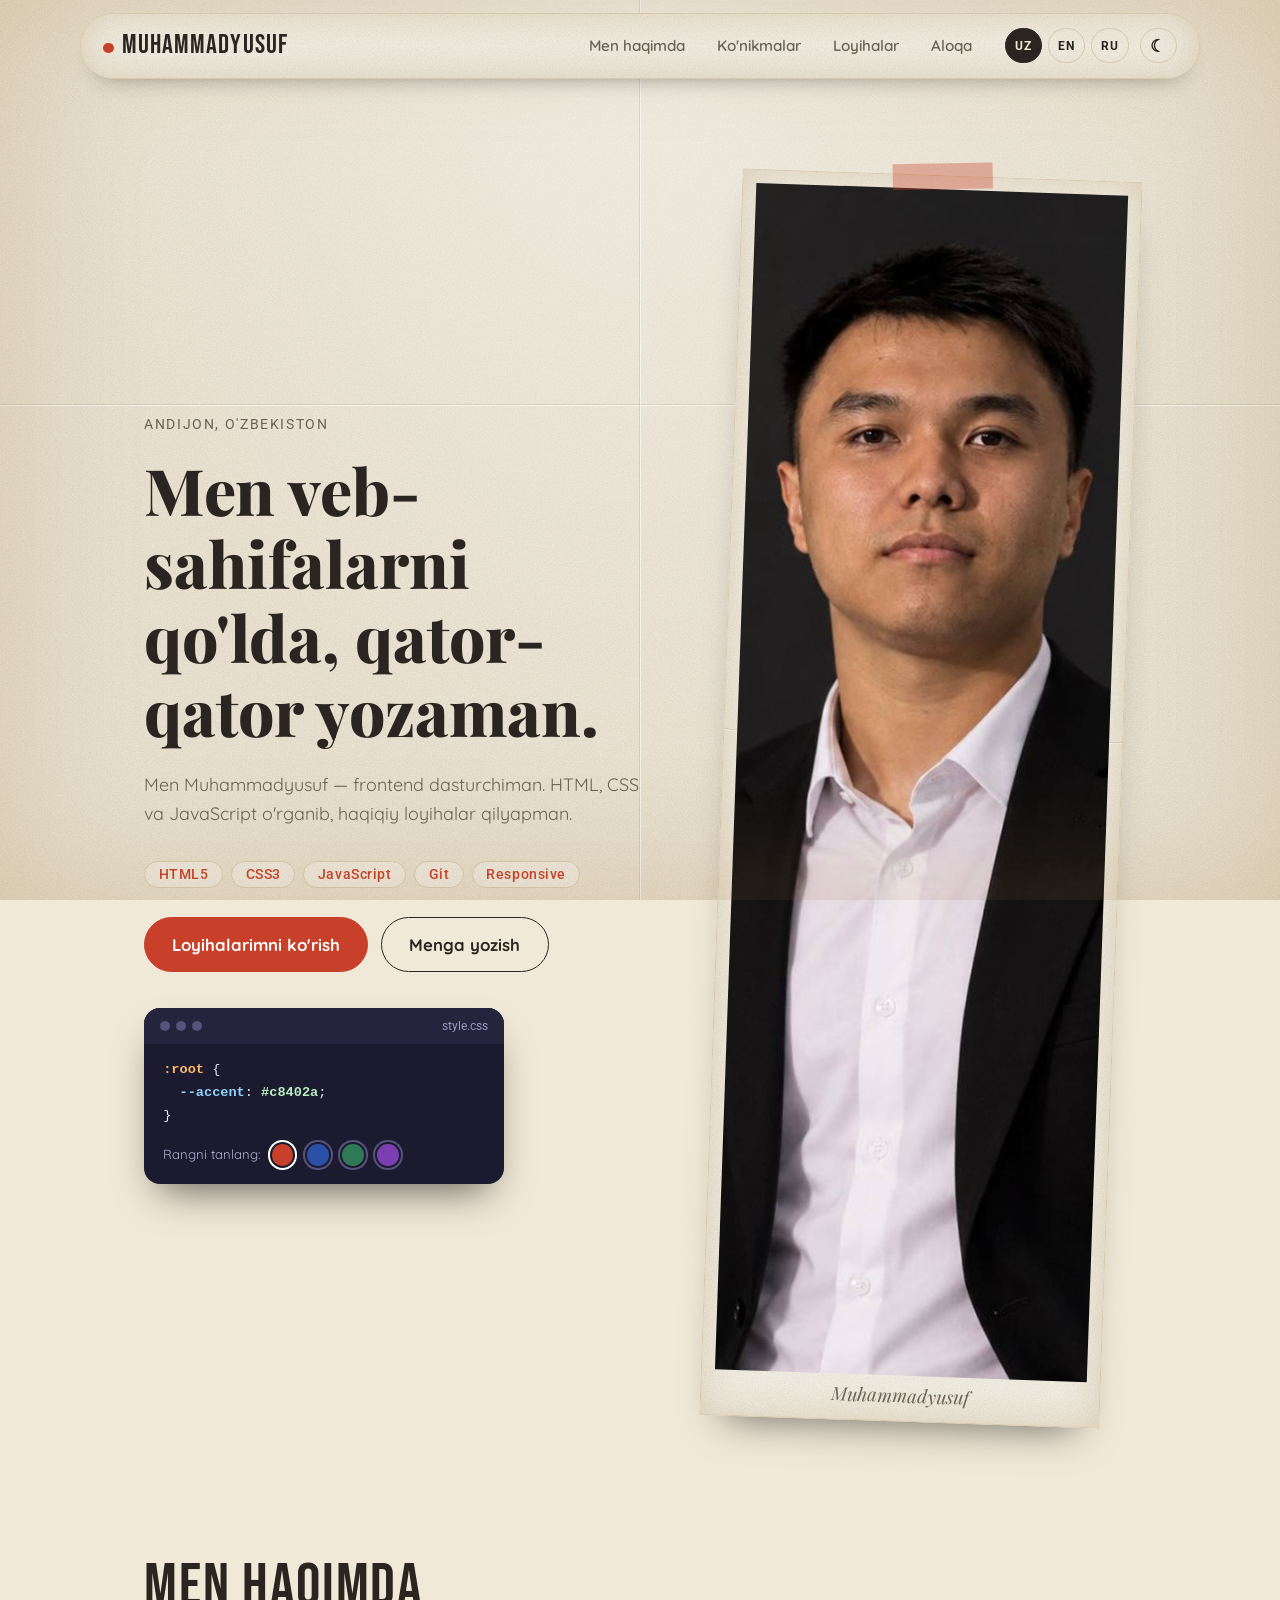
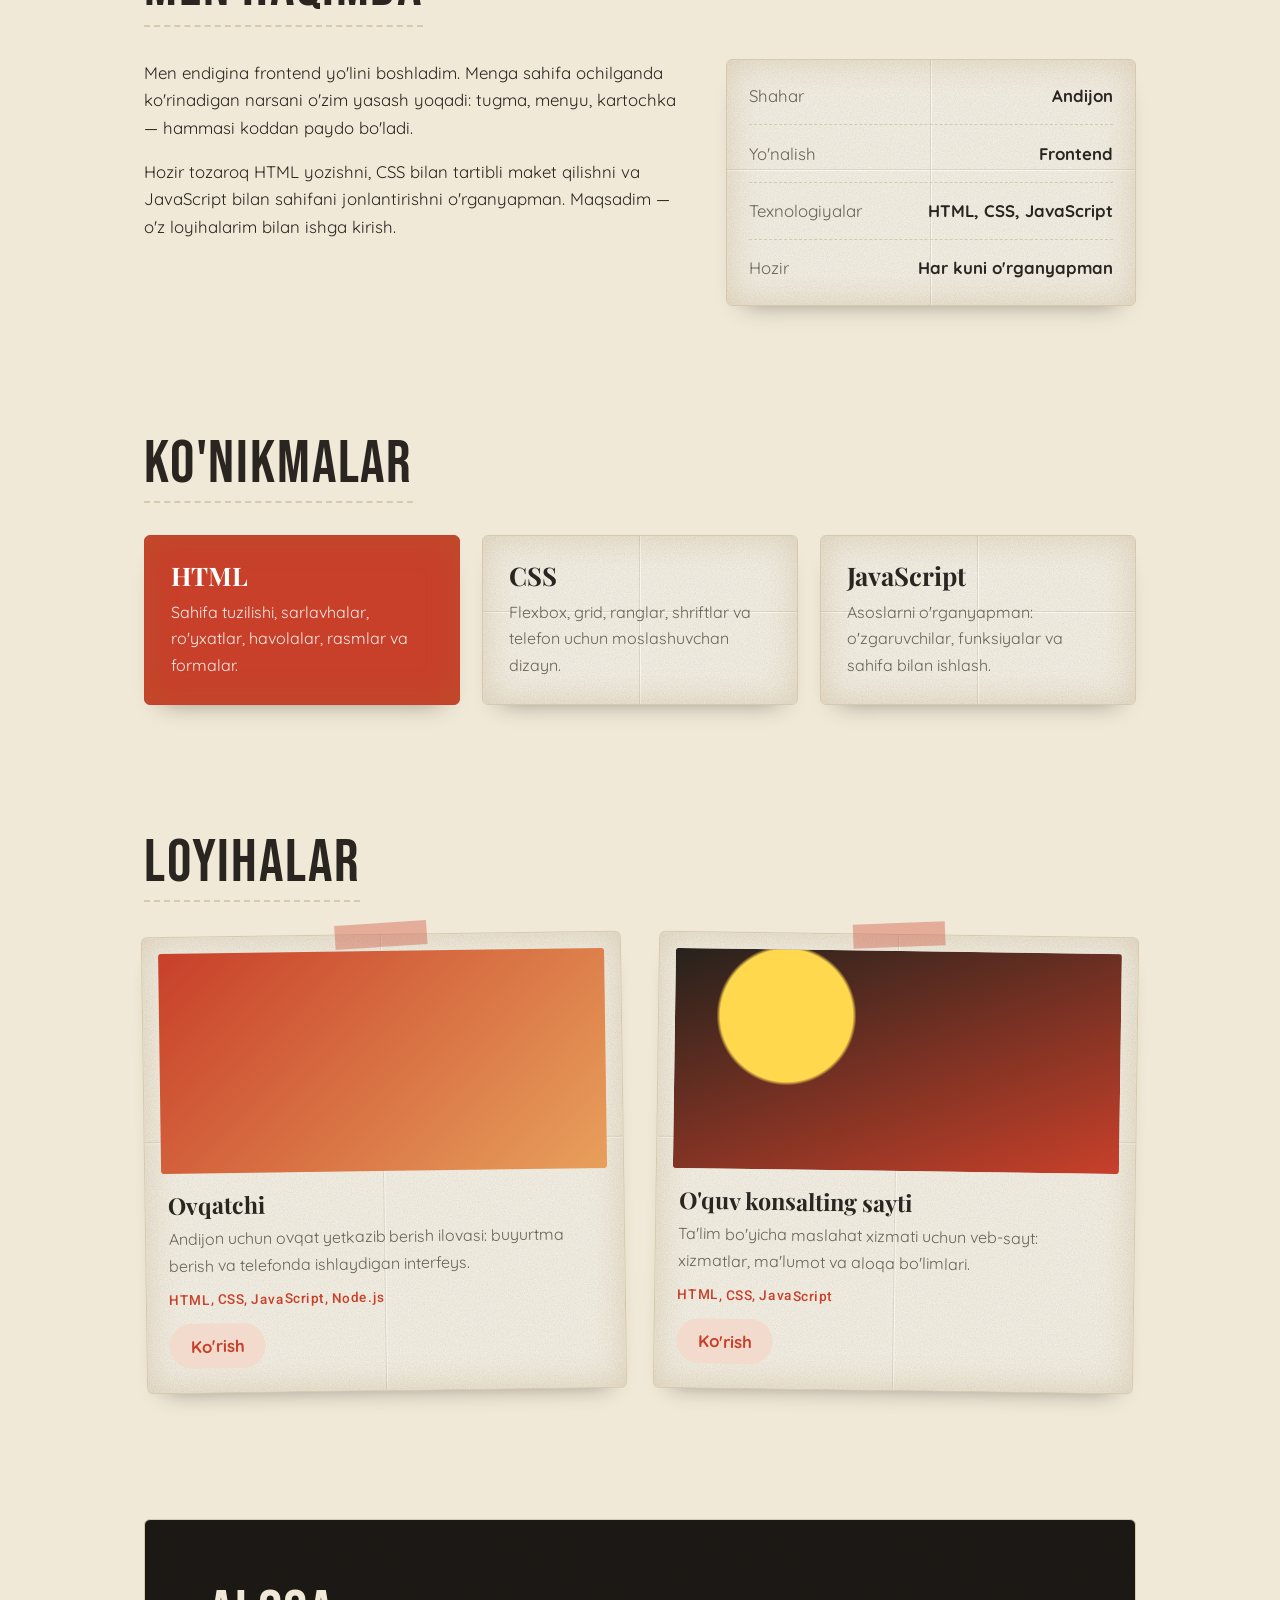
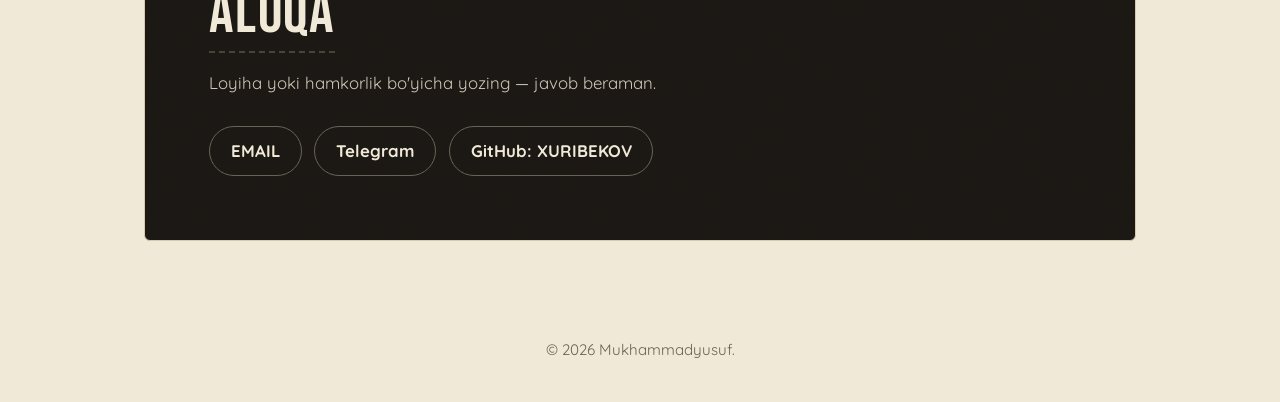
<file: index.html>
<!DOCTYPE html>
<html lang="uz">
<head>
  <meta charset="UTF-8">
  <meta name="viewport" content="width=device-width, initial-scale=1">
  <title>Muhammadyusuf — Frontend dasturchi</title>
  <meta name="description" content="Muhammadyusuf — HTML, CSS va JavaScript bilan veb-sahifalar yaratadigan boshlang'ich frontend dasturchi.">
  <link rel="preconnect" href="https://fonts.googleapis.com">
  <link rel="preconnect" href="https://fonts.gstatic.com" crossorigin>
  <link href="https://fonts.googleapis.com/css2?family=Bebas+Neue&family=Playfair+Display:ital,wght@0,400..900;1,400..900&family=Quicksand:wght@300..700&family=Roboto:ital,wght@0,100..900;1,100..900&display=swap" rel="stylesheet">
  <link rel="stylesheet" href="style.css">
  <script>
    // Sahifa ko'rinishidan oldin tanlangan mavzuni qo'yadi (miltillamasligi uchun)
    try { document.documentElement.dataset.theme = localStorage.getItem("theme") || (matchMedia("(prefers-color-scheme: dark)").matches ? "dark" : "light"); } catch (e) {}
  </script>
</head>
<body>

  <header class="site-header">
    <a class="logo" href="#top">Muhammadyusuf</a>
    <button class="menu-btn" type="button" aria-expanded="false" aria-controls="menu">
      <span class="bars" aria-hidden="true"></span><span data-i18n="menu">Menyu</span>
    </button>
    <nav id="menu" aria-label="Menu">
      <ul>
        <li><a href="#haqida" data-i18n="nAbout">Men haqimda</a></li>
        <li><a href="#skills" data-i18n="nSkills">Ko'nikmalar</a></li>
        <li><a href="#loyihalar" data-i18n="nProj">Loyihalar</a></li>
        <li><a href="#aloqa" data-i18n="nContact">Aloqa</a></li>
      </ul>
      <!-- Til va mavzu: kompyuterda menyuda, telefonda menyu tugmasi ichida -->
      <div class="tools">
        <button type="button" class="lang" data-lang="uz" aria-pressed="true">UZ</button>
        <button type="button" class="lang" data-lang="en" aria-pressed="false">EN</button>
        <button type="button" class="lang" data-lang="ru" aria-pressed="false">RU</button>
        <button type="button" class="theme-btn" aria-label="Light / Dark">☾</button>
      </div>
    </nav>
  </header>

  <main id="top">

    <section class="hero">
      <div class="hero-text">
        <p class="hero-place" data-i18n="place">Andijon, O'zbekiston</p>
        <h1 data-i18n="h1">Men veb-sahifalarni qo'lda, qator-qator yozaman.</h1>
        <p class="lead" data-i18n="lead">Men Muhammadyusuf — frontend dasturchiman. HTML, CSS va JavaScript o'rganib, haqiqiy loyihalar qilyapman.</p>
        <ul class="chips" aria-label="Tech stack"><li>HTML5</li><li>CSS3</li><li>JavaScript</li><li>Git</li><li>Responsive</li></ul>
        <div class="hero-actions">
          <a class="btn" href="#loyihalar" data-i18n="btnProj">Loyihalarimni ko'rish</a>
          <a class="btn ghost" href="#aloqa" data-i18n="btnWrite">Menga yozish</a>
        </div>
        <div class="code-window">
          <div class="code-bar"><span></span><span></span><span></span><em>style.css</em></div>
<pre><code><b class="c-sel">:root</b> {
  <b class="c-prop">--accent</b>: <b class="c-val" id="accent-code">#c8402a</b>;
}</code></pre>
          <div class="swatches" role="group">
            <span data-i18n="pick">Rangni tanlang:</span>
            <button type="button" data-color="#c8402a" style="background:#c8402a" aria-label="Red" aria-pressed="true"></button>
            <button type="button" data-color="#2b50a8" style="background:#2b50a8" aria-label="Blue" aria-pressed="false"></button>
            <button type="button" data-color="#2f7a56" style="background:#2f7a56" aria-label="Green" aria-pressed="false"></button>
            <button type="button" data-color="#7a3fb0" style="background:#7a3fb0" aria-label="Purple" aria-pressed="false"></button>
          </div>
        </div>
      </div>

      <figure class="hero-photo">
        <img src="photo.jpg" width="900" height="1187" alt="Muhammadyusuf portreti">
        <figcaption>Muhammadyusuf</figcaption>
      </figure>
    </section>

    <section class="section wrap" id="haqida">
      <h2 data-i18n="nAbout">Men haqimda</h2>
      <div class="about">
        <div>
          <p data-i18n="p1">Men endigina frontend yo'lini boshladim. Menga sahifa ochilganda ko'rinadigan narsani o'zim yasash yoqadi: tugma, menyu, kartochka — hammasi koddan paydo bo'ladi.</p>
          <p data-i18n="p2">Hozir tozaroq HTML yozishni, CSS bilan tartibli maket qilishni va JavaScript bilan sahifani jonlantirishni o'rganyapman. Maqsadim — o'z loyihalarim bilan ishga kirish.</p>
        </div>
        <ul class="facts">
          <li><span data-i18n="fCity">Shahar</span><strong data-i18n="vCity">Andijon</strong></li>
          <li><span data-i18n="fDir">Yo'nalish</span><strong>Frontend</strong></li>
          <li><span data-i18n="fTech">Texnologiyalar</span><strong>HTML, CSS, JavaScript</strong></li>
          <li><span data-i18n="fNow">Hozir</span><strong data-i18n="vNow">Har kuni o'rganyapman</strong></li>
        </ul>
      </div>
    </section>

    <section class="section wrap" id="skills">
      <h2 data-i18n="nSkills">Ko'nikmalar</h2>
      <ul class="skills">
        <li><h3>HTML</h3><p data-i18n="s1">Sahifa tuzilishi, sarlavhalar, ro'yxatlar, havolalar, rasmlar va formalar.</p></li>
        <li><h3>CSS</h3><p data-i18n="s2">Flexbox, grid, ranglar, shriftlar va telefon uchun moslashuvchan dizayn.</p></li>
        <li><h3>JavaScript</h3><p data-i18n="s3">Asoslarni o'rganyapman: o'zgaruvchilar, funksiyalar va sahifa bilan ishlash.</p></li>
      </ul>
    </section>

    <section class="section wrap" id="loyihalar">
      <h2 data-i18n="nProj">Loyihalar</h2>
      <div class="projects">
        <article class="project">
          <div class="project-thumb thumb-1" aria-hidden="true"></div>
          <h3>Ovqatchi</h3>
          <p data-i18n="p1d">Andijon uchun ovqat yetkazib berish ilovasi: buyurtma berish va telefonda ishlaydigan interfeys.</p>
          <p class="tags">HTML, CSS, JavaScript, Node.js</p>
          <a href="#" data-i18n="view">Ko'rish</a>
        </article>
        <article class="project">
          <div class="project-thumb thumb-2" aria-hidden="true"></div>
          <h3 data-i18n="p2t">O'quv konsalting sayti</h3>
          <p data-i18n="p2d">Ta'lim bo'yicha maslahat xizmati uchun veb-sayt: xizmatlar, ma'lumot va aloqa bo'limlari.</p>
          <p class="tags">HTML, CSS, JavaScript</p>
          <a href="https://yolchiconsalting.consalting.workers.dev" data-i18n="view">Ko'rish</a>
        </article>
      </div>
    </section>

    <section class="section wrap" id="aloqa">
      <div class="contact-box">
        <h2 data-i18n="nContact">Aloqa</h2>
        <p data-i18n="cP">Loyiha yoki hamkorlik bo'yicha yozing — javob beraman.</p>
        <ul class="contact-list">
          <li><a href="muhammadyusufxuribekov97@email.com">EMAIL</a></li>
          <li><a href="https://t.me/xuribekov_m">Telegram</a></li>
          <li><a href="https://github.com/XURIBEKOV">GitHub: XURIBEKOV</a></li>
        </ul>
      </div>
    </section>

  </main>

  <footer class="site-footer"><p data-i18n="foot">© 2026 Mukhammadyusuf. </p></footer>

  <script>
    // ===== Tarjimalar: [inglizcha, ruscha]. O'zbekcha matn HTML'ning o'zida turibdi =====
    const T = {
      title: ["Muhammadyusuf — Frontend developer", "Мухаммадюсуф — Frontend-разработчик"],
      menu: ["Menu", "Меню"], nAbout: ["About me", "Обо мне"], nSkills: ["Skills", "Навыки"],
      nProj: ["Projects", "Проекты"], nContact: ["Contact", "Контакты"],
      place: ["Andijan, Uzbekistan", "Андижан, Узбекистан"],
      h1: ["I write web pages by hand, line by line.", "Я пишу веб-страницы вручную, строка за строкой."],
      lead: ["I'm Muhammadyusuf, a frontend developer. I'm learning HTML, CSS and JavaScript and building real projects.", "Я Мухаммадюсуф, frontend-разработчик. Изучаю HTML, CSS и JavaScript и делаю настоящие проекты."],
      btnProj: ["View my projects", "Смотреть проекты"], btnWrite: ["Write to me", "Написать мне"],
      pick: ["Pick a color:", "Выберите цвет:"],
      p1: ["I've just started my frontend journey. I enjoy building what appears when a page opens: a button, a menu, a card — it all comes to life from code.", "Я только начал путь во frontend. Мне нравится создавать то, что видно при открытии страницы: кнопку, меню, карточку — всё рождается из кода."],
      p2: ["Right now I'm learning cleaner HTML, tidy layouts with CSS and bringing pages to life with JavaScript. My goal is to get a job with my own projects.", "Сейчас я изучаю более чистый HTML, аккуратную вёрстку на CSS и оживляю страницы с помощью JavaScript. Моя цель — устроиться на работу с собственными проектами."],
      fCity: ["City", "Город"], vCity: ["Andijan", "Андижан"], fDir: ["Focus", "Направление"],
      fTech: ["Technologies", "Технологии"], fNow: ["Now", "Сейчас"], vNow: ["Learning every day", "Учусь каждый день"],
      s1: ["Page structure, headings, lists, links, images and forms.", "Структура страницы, заголовки, списки, ссылки, изображения и формы."],
      s2: ["Flexbox, grid, colors, fonts and responsive design for phones.", "Flexbox, grid, цвета, шрифты и адаптивный дизайн для телефонов."],
      s3: ["Learning the basics: variables, functions and working with the page.", "Изучаю основы: переменные, функции и работу со страницей."],
      p1d: ["A food delivery app for Andijan: ordering and a phone-friendly interface.", "Приложение доставки еды для Андижана: заказы и интерфейс для телефона."],
      p2t: ["Study consulting website", "Сайт образовательного консалтинга"],
      p2d: ["A website for an education consulting service: services, information and contact sections.", "Сайт консалтинговой услуги в сфере образования: услуги, информация и контакты."],
      view: ["View", "Смотреть"],
      cP: ["Write to me about a project or collaboration — I'll reply.", "Пишите по поводу проекта или сотрудничества — отвечу."],
      foot: ["© 2026 Muhammadyusuf", "© 2026 Muhammadyusuf"]
    };

    const root = document.documentElement;
    const texts = document.querySelectorAll("[data-i18n]");
    const langBtns = document.querySelectorAll(".lang");
    const uzTitle = document.title;
    texts.forEach(function (el) { el.dataset.uz = el.textContent; });

    function setLang(lang) {
      const i = lang === "en" ? 0 : 1;
      texts.forEach(function (el) { el.textContent = lang === "uz" ? el.dataset.uz : T[el.dataset.i18n][i]; });
      document.title = lang === "uz" ? uzTitle : T.title[i];
      root.lang = lang;
      langBtns.forEach(function (b) { b.setAttribute("aria-pressed", b.dataset.lang === lang); });
      try { localStorage.setItem("lang", lang); } catch (e) {}
    }
    langBtns.forEach(function (b) { b.addEventListener("click", function () { setLang(b.dataset.lang); }); });
    try { const saved = localStorage.getItem("lang"); if (saved && saved !== "uz") setLang(saved); } catch (e) {}

    // ===== Mavzu: yorug' / qorong'i =====
    const themeBtn = document.querySelector(".theme-btn");
    function showTheme() { themeBtn.textContent = root.dataset.theme === "dark" ? "☀" : "☾"; }
    themeBtn.addEventListener("click", function () {
      root.dataset.theme = root.dataset.theme === "dark" ? "light" : "dark";
      try { localStorage.setItem("theme", root.dataset.theme); } catch (e) {}
      showTheme();
    });
    showTheme();

    // ===== Telefondagi menyu tugmasi =====
    const menuBtn = document.querySelector(".menu-btn");
    const menu = document.getElementById("menu");
    function setMenu(open) { menu.classList.toggle("open", open); menuBtn.setAttribute("aria-expanded", open); }
    menuBtn.addEventListener("click", function () { setMenu(!menu.classList.contains("open")); });
    menu.addEventListener("click", function (e) { if (e.target.closest("a")) setMenu(false); });
    document.addEventListener("keydown", function (e) { if (e.key === "Escape") setMenu(false); });

    // ===== Rang tugmalari =====
    const swatches = document.querySelectorAll(".swatches button");
    swatches.forEach(function (btn) {
      btn.addEventListener("click", function () {
        root.style.setProperty("--accent", btn.dataset.color);
        document.getElementById("accent-code").textContent = btn.dataset.color;
        swatches.forEach(function (b) { b.setAttribute("aria-pressed", b === btn); });
      });
    });
  </script>

</body>
</html>
</file>
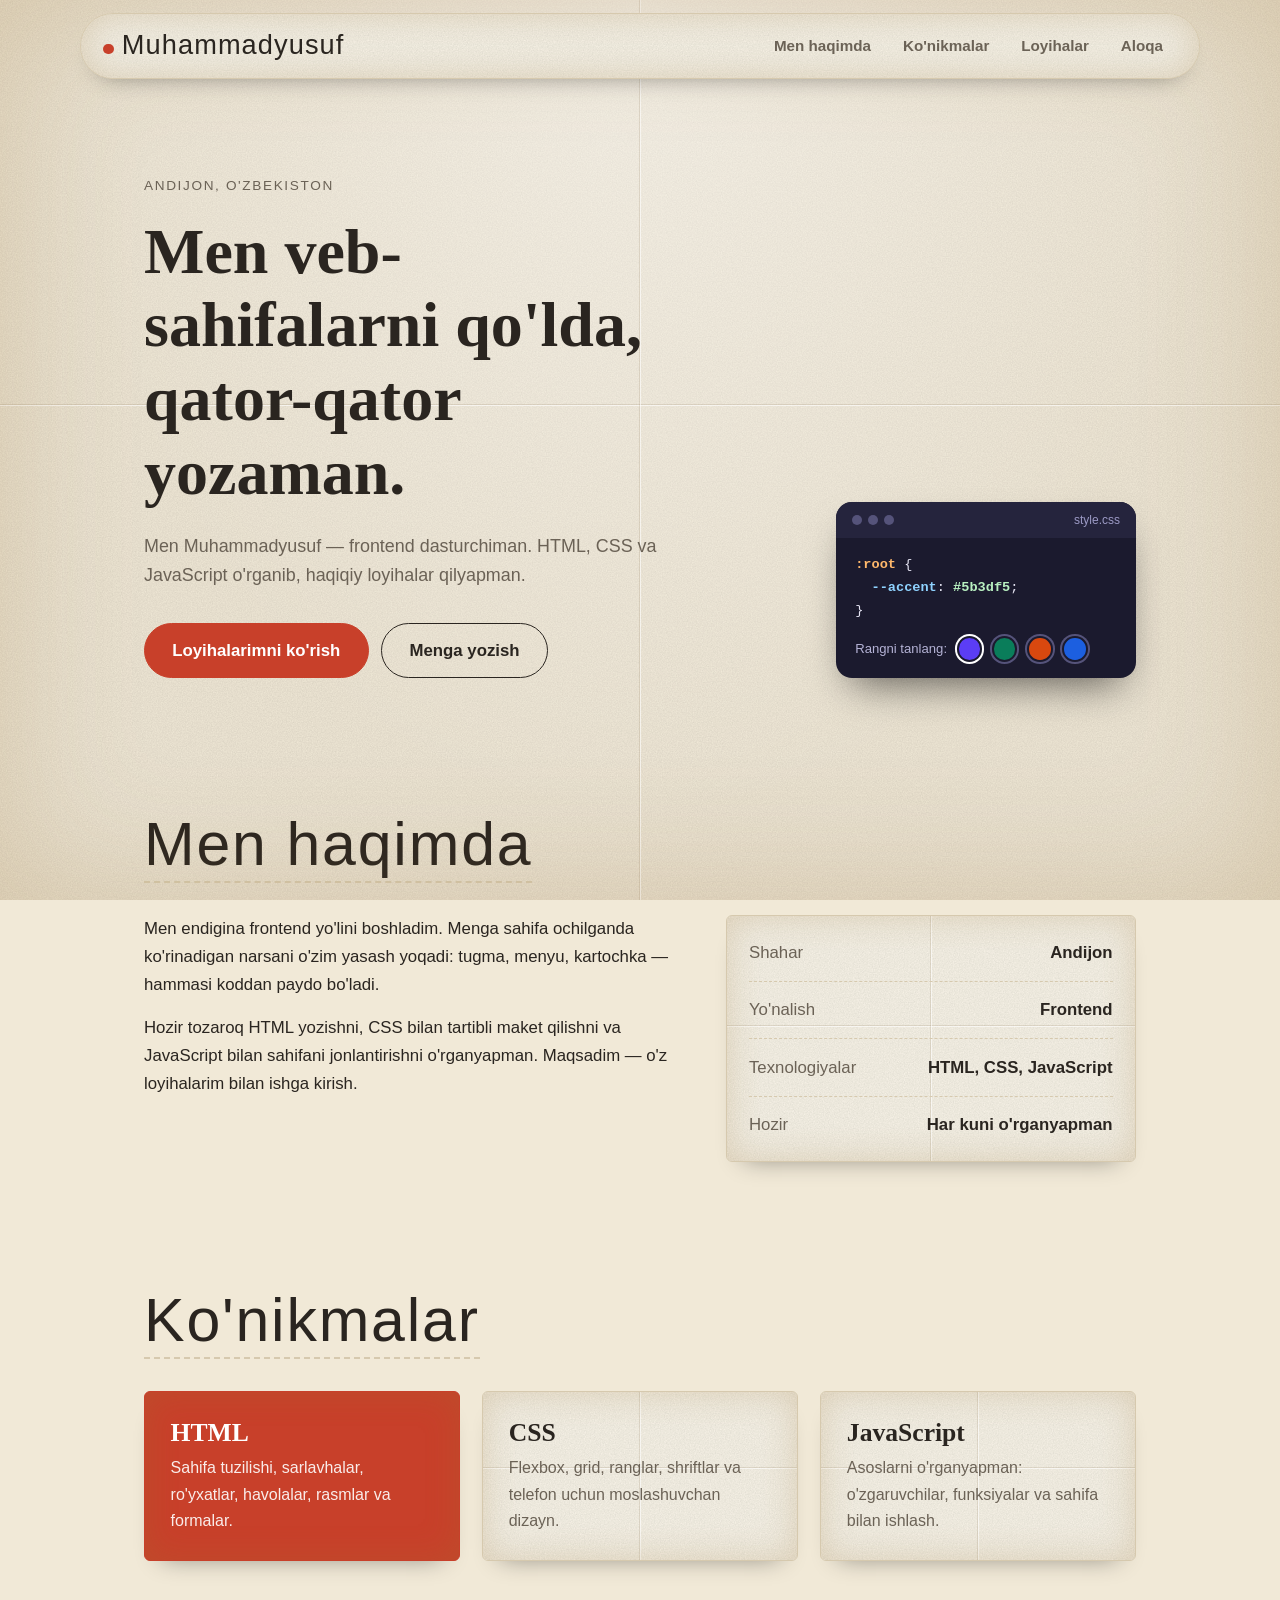
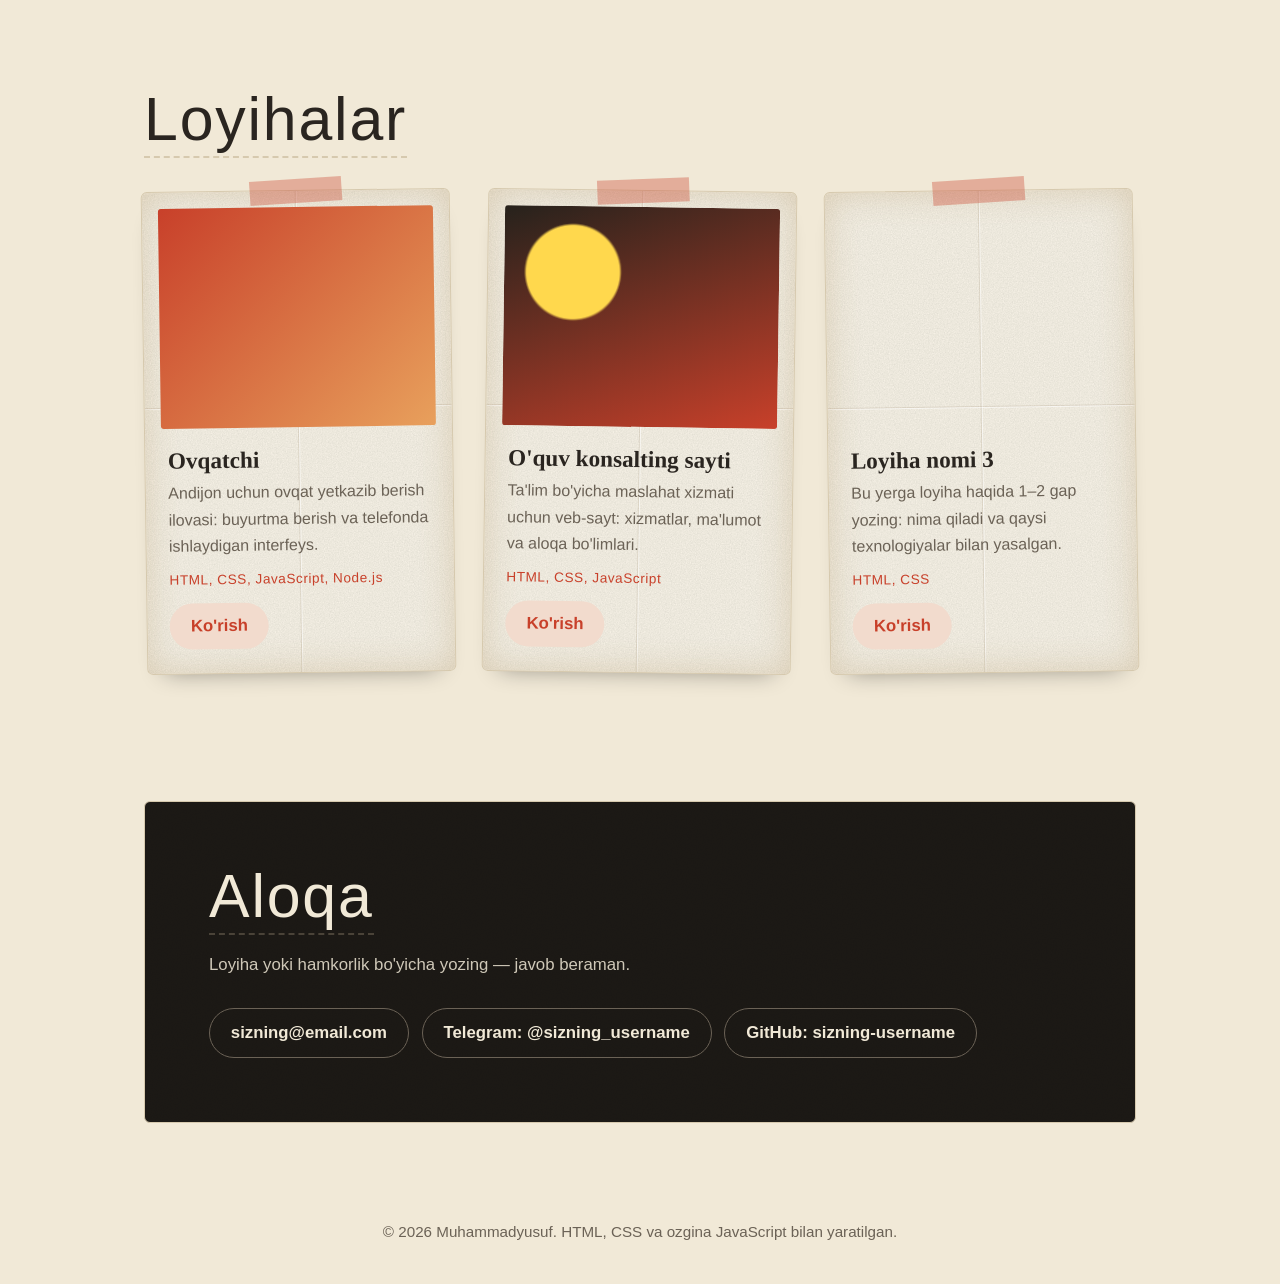
<file: index.backup.html>
<!DOCTYPE html>
<html lang="uz">
<head>
  <meta charset="UTF-8">
  <meta name="viewport" content="width=device-width, initial-scale=1">
  <title>Muhammadyusuf — Frontend dasturchi</title>
  <meta name="description" content="Muhammadyusuf — HTML, CSS va JavaScript bilan veb-sahifalar yaratadigan boshlang'ich frontend dasturchi.">
  <link rel="preconnect" href="https://fonts.googleapis.com">
  <link rel="preconnect" href="https://fonts.gstatic.com" crossorigin>
  <link href="https://fonts.googleapis.com/css2?family=Bricolage+Grotesque:wght@600;700;800&family=DM+Sans:wght@400;600&family=JetBrains+Mono&display=swap" rel="stylesheet">
  <link rel="stylesheet" href="style.css">
</head>
<body>

  <header class="site-header">
    <a class="logo" href="#top">Muhammadyusuf</a>
    <button class="menu-btn" type="button" aria-expanded="false" aria-controls="menu">
      <span class="bars" aria-hidden="true"></span>
      <span>Menyu</span>
    </button>
    <nav id="menu" aria-label="Asosiy menyu">
      <ul>
        <li><a href="#haqida">Men haqimda</a></li>
        <li><a href="#skills">Ko'nikmalar</a></li>
        <li><a href="#loyihalar">Loyihalar</a></li>
        <li><a href="#aloqa">Aloqa</a></li>
      </ul>
    </nav>
  </header>

  <main id="top">

    <!-- 1. HERO -->
    <section class="hero wrap">
      <div class="hero-text">
        <p class="hero-place">Andijon, O'zbekiston</p>
        <h1>Men veb-sahifalarni qo'lda, qator-qator yozaman.</h1>
        <p class="lead">Men Muhammadyusuf — frontend dasturchiman. HTML, CSS va JavaScript o'rganib, haqiqiy loyihalar qilyapman.</p>
        <div class="hero-actions">
          <a class="btn" href="#loyihalar">Loyihalarimni ko'rish</a>
          <a class="btn ghost" href="#aloqa">Menga yozish</a>
        </div>
      </div>

      <div class="hero-visual">
      <!-- Jonli kod oynasi: rangni bosing, butun sahifa rangi o'zgaradi -->
      <div class="code-window">
        <div class="code-bar"><span></span><span></span><span></span><em>style.css</em></div>
<pre><code><b class="c-sel">:root</b> {
  <b class="c-prop">--accent</b>: <b class="c-val" id="accent-code">#5b3df5</b>;
}</code></pre>
        <div class="swatches" role="group" aria-label="Sahifa rangini tanlang">
          <span>Rangni tanlang:</span>
          <button type="button" data-color="#5b3df5" style="background:#5b3df5" aria-label="Binafsha" aria-pressed="true"></button>
          <button type="button" data-color="#0a7d5a" style="background:#0a7d5a" aria-label="Yashil" aria-pressed="false"></button>
          <button type="button" data-color="#d9480f" style="background:#d9480f" aria-label="To'q sariq" aria-pressed="false"></button>
          <button type="button" data-color="#1c5fe0" style="background:#1c5fe0" aria-label="Ko'k" aria-pressed="false"></button>
        </div>
      </div>
      </div>
    </section>

    <!-- 2. MEN HAQIMDA -->
    <section class="section wrap" id="haqida">
      <h2>Men haqimda</h2>
      <div class="about">
        <div>
          <p>Men endigina frontend yo'lini boshladim. Menga sahifa ochilganda ko'rinadigan narsani o'zim yasash yoqadi: tugma, menyu, kartochka — hammasi koddan paydo bo'ladi.</p>
          <p>Hozir tozaroq HTML yozishni, CSS bilan tartibli maket qilishni va JavaScript bilan sahifani jonlantirishni o'rganyapman. Maqsadim — o'z loyihalarim bilan ishga kirish.</p>
        </div>
        <ul class="facts">
          <li><span>Shahar</span><strong>Andijon</strong></li>
          <li><span>Yo'nalish</span><strong>Frontend</strong></li>
          <li><span>Texnologiyalar</span><strong>HTML, CSS, JavaScript</strong></li>
          <li><span>Hozir</span><strong>Har kuni o'rganyapman</strong></li>
        </ul>
      </div>
    </section>

    <!-- 3. KO'NIKMALAR -->
    <section class="section wrap" id="skills">
      <h2>Ko'nikmalar</h2>
      <ul class="skills">
        <li>
          <h3>HTML</h3>
          <p>Sahifa tuzilishi, sarlavhalar, ro'yxatlar, havolalar, rasmlar va formalar.</p>
        </li>
        <li>
          <h3>CSS</h3>
          <p>Flexbox, grid, ranglar, shriftlar va telefon uchun moslashuvchan dizayn.</p>
        </li>
        <li>
          <h3>JavaScript</h3>
          <p>Asoslarni o'rganyapman: o'zgaruvchilar, funksiyalar va sahifa bilan ishlash.</p>
        </li>
      </ul>
    </section>

    <!-- 4. LOYIHALAR -->
    <section class="section wrap" id="loyihalar">
      <h2>Loyihalar</h2>
      <div class="projects">

        <!-- Yangi loyiha qo'shish uchun shu <article> blokini nusxalang -->
        <article class="project">
          <div class="project-thumb thumb-1" aria-hidden="true"></div>
          <h3>Ovqatchi</h3>
          <p>Andijon uchun ovqat yetkazib berish ilovasi: buyurtma berish va telefonda ishlaydigan interfeys.</p>
          <p class="tags">HTML, CSS, JavaScript, Node.js</p>
          <a href="#">Ko'rish</a>
        </article>

        <article class="project">
          <div class="project-thumb thumb-2" aria-hidden="true"></div>
          <h3>O'quv konsalting sayti</h3>
          <p>Ta'lim bo'yicha maslahat xizmati uchun veb-sayt: xizmatlar, ma'lumot va aloqa bo'limlari.</p>
          <p class="tags">HTML, CSS, JavaScript</p>
          <a href="#">Ko'rish</a>
        </article>

        <article class="project">
          <div class="project-thumb thumb-3" aria-hidden="true"></div>
          <h3>Loyiha nomi 3</h3>
          <p>Bu yerga loyiha haqida 1–2 gap yozing: nima qiladi va qaysi texnologiyalar bilan yasalgan.</p>
          <p class="tags">HTML, CSS</p>
          <a href="#">Ko'rish</a>
        </article>

      </div>
    </section>

    <!-- 5. ALOQA -->
    <section class="section wrap" id="aloqa">
      <div class="contact-box">
        <h2>Aloqa</h2>
        <p>Loyiha yoki hamkorlik bo'yicha yozing — javob beraman.</p>
        <ul class="contact-list">
          <li><a href="mailto:sizning@email.com">sizning@email.com</a></li>
          <li><a href="https://t.me/sizning_username">Telegram: @sizning_username</a></li>
          <li><a href="https://github.com/sizning-username">GitHub: sizning-username</a></li>
        </ul>
      </div>
    </section>

  </main>

  <footer class="site-footer">
    <p>© 2026 Muhammadyusuf. HTML, CSS va ozgina JavaScript bilan yaratilgan.</p>
  </footer>

  <script>
    // Telefondagi menyu tugmasi: havolalarni ochadi va yopadi
    const menuBtn = document.querySelector(".menu-btn");
    const menu = document.getElementById("menu");

    function setMenu(open) {
      menu.classList.toggle("open", open);
      menuBtn.setAttribute("aria-expanded", open);
    }

    menuBtn.addEventListener("click", function () {
      setMenu(!menu.classList.contains("open"));
    });
    // Havola bosilganda yoki Esc bosilganda menyu yopiladi
    menu.addEventListener("click", function (e) { if (e.target.closest("a")) setMenu(false); });
    document.addEventListener("keydown", function (e) { if (e.key === "Escape") setMenu(false); });

    // Rang tugmalari: --accent o'zgaruvchisini almashtiradi
    const buttons = document.querySelectorAll(".swatches button");
    const codeText = document.getElementById("accent-code");

    buttons.forEach(function (btn) {
      btn.addEventListener("click", function () {
        const color = btn.dataset.color;
        document.documentElement.style.setProperty("--accent", color);
        codeText.textContent = color;
        buttons.forEach(function (b) { b.setAttribute("aria-pressed", b === btn); });
      });
    });
  </script>

</body>
</html>
</file>
<file: style.css>
/* ===== 1. Ranglar, shriftlar, qog'oz teksturasi ===== */
:root {
  --paper: #f1e9d7; --card: #f9f4e8; --ink: #2a2520; --muted: #6b6256; --line: #d6c9ae;
  --glow: rgba(255,255,255,.4);
  --age: rgba(160,115,50,.24);
  --crease: rgba(90,60,20,.12); --crease-hi: rgba(255,255,255,.6);
  /* qog'oz buklangan chiziqlari */
  --fold-v: linear-gradient(90deg, transparent calc(50% - 1px), var(--crease) calc(50% - 1px), var(--crease) 50%, var(--crease-hi) 50%, var(--crease-hi) calc(50% + 1px), transparent calc(50% + 1px));
  --fold-h: linear-gradient(180deg, transparent calc(45% - 1px), var(--crease) calc(45% - 1px), var(--crease) 45%, var(--crease-hi) 45%, var(--crease-hi) calc(45% + 1px), transparent calc(45% + 1px));
  --accent: #c8402a;
  --accent-text: var(--accent);
  --accent-soft: color-mix(in srgb, var(--accent) 14%, var(--card));
  /* qog'oz donalari: SVG shovqin, rasm fayli kerak emas */
  --noise: url("data:image/svg+xml,%3Csvg xmlns='http://www.w3.org/2000/svg' width='200' height='200'%3E%3Cfilter id='n'%3E%3CfeTurbulence type='fractalNoise' baseFrequency='.8' numOctaves='3' stitchTiles='stitch'/%3E%3CfeColorMatrix values='0 0 0 0 0 0 0 0 0 0 0 0 0 0 0 0 0 0 .1 0'/%3E%3C/filter%3E%3Crect width='100%25' height='100%25' filter='url(%23n)'/%3E%3C/svg%3E");
  --display: "Bebas Neue", Impact, sans-serif;
  --serif: "Playfair Display", Georgia, serif;
  --body: Quicksand, Roboto, "Segoe UI", sans-serif;
  --label: Roboto, "Segoe UI", sans-serif;
  color-scheme: light;
}
:root[data-theme="dark"] {
  --paper: #1c1915; --card: #26221c; --ink: #efe6d2; --muted: #a89d8a; --line: #3b352c;
  --glow: rgba(255,255,255,.04);
  --age: rgba(0,0,0,.4);
  --crease: rgba(0,0,0,.4); --crease-hi: rgba(255,255,255,.05);
  --accent-text: color-mix(in srgb, var(--accent) 55%, #fff);
  --accent-soft: color-mix(in srgb, var(--accent) 22%, var(--card));
  --noise: url("data:image/svg+xml,%3Csvg xmlns='http://www.w3.org/2000/svg' width='200' height='200'%3E%3Cfilter id='n'%3E%3CfeTurbulence type='fractalNoise' baseFrequency='.8' numOctaves='3' stitchTiles='stitch'/%3E%3CfeColorMatrix values='0 0 0 0 1 0 0 0 0 1 0 0 0 0 1 0 0 0 .08 0'/%3E%3C/filter%3E%3Crect width='100%25' height='100%25' filter='url(%23n)'/%3E%3C/svg%3E");
  color-scheme: dark;
}

/* ===== 2. Umumiy ===== */
* { box-sizing: border-box; margin: 0; padding: 0; }
html { scroll-behavior: smooth; scroll-padding-top: 5.5rem; }
body {
  font-family: var(--body); font-size: 1.05rem; line-height: 1.65; color: var(--ink);
  background: var(--fold-v), var(--fold-h), radial-gradient(ellipse at 50% 0, var(--glow), transparent 65%), var(--noise), var(--paper);
  background-attachment: fixed;
}
/* sahifaning eskirgan, to'qroq chetlari */
body::after { content: ""; position: fixed; inset: 0; z-index: 5; pointer-events: none; box-shadow: inset 0 0 140px var(--age); }
h1, h3 { font-family: var(--serif); line-height: 1.15; }
h2 { font-family: var(--display); font-weight: 400; letter-spacing: .03em; line-height: 1; }
ul { list-style: none; }
a { color: inherit; }
a:focus-visible, button:focus-visible { outline: 3px solid var(--accent); outline-offset: 3px; }
.wrap { max-width: 1120px; margin: 0 auto; padding: 0 5%; }

/* qog'oz varaqlari */
.site-header, .facts, .skills li, .project { background: var(--card) var(--noise); border: 1px solid var(--line); box-shadow: 0 14px 24px -18px rgba(0,0,0,.45), inset 0 0 34px var(--age); }
.facts, .skills li, .project { background: var(--fold-v), var(--fold-h), var(--noise), var(--card); }

/* ===== 3. Menyu ===== */
.site-header {
  position: sticky; top: .8rem; z-index: 10; max-width: 1120px; margin: .8rem auto 0; padding: .6rem 1.4rem;
  display: flex; justify-content: space-between; align-items: center; flex-wrap: wrap; gap: .4rem 1.5rem;
  width: calc(100% - 1.6rem); border-radius: 999px;
}
.logo { font-family: var(--display); font-size: 1.7rem; letter-spacing: .04em; text-decoration: none; }
.logo::before { content: ""; display: inline-block; width: .65rem; height: .65rem; margin-right: .5rem; border-radius: 50%; background: var(--accent); }
.site-header nav { display: flex; align-items: center; gap: 1.2rem; }
.site-header ul { display: flex; flex-wrap: wrap; gap: .2rem .3rem; }
.site-header nav li a { display: block; padding: .3rem .85rem; border-radius: 999px; text-decoration: none; font-weight: 600; font-size: .95rem; color: var(--muted); }
.site-header nav li a:hover { background: var(--accent-soft); color: var(--accent-text); }

.tools { display: flex; align-items: center; gap: .35rem; }
.tools button {
  min-width: 2.2rem; height: 2.2rem; padding: 0 .6rem; font: 700 .78rem var(--label); letter-spacing: .05em;
  color: var(--ink); background: transparent; border: 1.5px solid var(--line); border-radius: 999px; cursor: pointer;
}
.tools button[aria-pressed="true"] { background: var(--ink); color: var(--paper); border-color: var(--ink); }
.tools .theme-btn { font-size: 1.05rem; margin-left: .3rem; }

.menu-btn { display: none; align-items: center; gap: .7rem; padding: .5rem 1rem; font: 700 .95rem var(--body); color: var(--ink); background: var(--accent-soft); border: 0; border-radius: 999px; cursor: pointer; }
.bars { width: 18px; height: 2px; background: currentColor; box-shadow: 0 6px currentColor, 0 -6px currentColor; }

/* ===== 4. Hero ===== */
.hero {
  width: min(1120px, calc(100% - 2rem)); margin: 1.5rem auto 0; padding: clamp(2.5rem,7vw,5rem) clamp(1.5rem,5vw,4rem);
  display: grid; grid-template-columns: 1.15fr 1fr; align-items: center; gap: 3rem; border-radius: 28px; color: #fff;
  background: linear-gradient(90deg, rgba(14,13,32,.94) 0%, rgba(14,13,32,.8) 42%, rgba(14,13,32,.1) 100%), url("hero.jpg") 0% 35% / 130% auto no-repeat, #0e0d20;
  box-shadow: 0 25px 40px -25px rgba(0,0,0,.6); animation: rise .7s ease-out both;
}
.hero-place { font-family: var(--label); letter-spacing: .12em; text-transform: uppercase; font-size: .85rem; color: #cfc8b8; margin-bottom: 1.1rem; }
.hero h1 { font-size: clamp(2.2rem, 5.2vw, 4rem); font-weight: 800; }
.lead { margin: 1.4rem 0 2rem; max-width: 33rem; color: #e3ddcf; font-size: 1.12rem; }
.hero-actions { display: flex; flex-wrap: wrap; gap: .8rem; }
.btn { display: inline-block; padding: .8rem 1.7rem; border-radius: 999px; background: var(--accent); color: #fff; font-weight: 700; text-decoration: none; border: 1.5px solid var(--accent); transition: transform .15s; }
.btn:hover { transform: translateY(-2px); }
.btn.ghost { background: transparent; border-color: #fff; }

.hero-visual { align-self: end; justify-self: end; width: min(300px, 100%); }
.code-window { background: #1b1a2e; color: #e7e6f5; border-radius: 16px; overflow: hidden; box-shadow: 0 20px 40px -15px rgba(0,0,0,.6); }
.code-bar { display: flex; align-items: center; gap: 6px; padding: .7rem 1rem; background: #25243d; }
.code-bar span { width: 10px; height: 10px; border-radius: 50%; background: #55537a; }
.code-bar em { margin-left: auto; font: normal .75rem var(--label); color: #9b99c4; }
.code-window pre { padding: .9rem 1.2rem; font: .85rem/1.7 Consolas, monospace; overflow-x: auto; }
.c-sel { color: #ffb86b; } .c-prop { color: #8fd3ff; } .c-val { color: #b8f0c0; }
.swatches { display: flex; align-items: center; flex-wrap: wrap; gap: .6rem; padding: 0 1.2rem 1rem; font-size: .82rem; color: #b5b3d6; }
.swatches button { width: 1.6rem; height: 1.6rem; border-radius: 50%; border: 2px solid #1b1a2e; box-shadow: 0 0 0 2px #55537a; cursor: pointer; }
.swatches button[aria-pressed="true"] { box-shadow: 0 0 0 2px #fff; }

/* ===== 5. Bo'limlar ===== */
.section { padding-top: 4rem; padding-bottom: 4rem; }
.section h2 { font-size: clamp(2.6rem, 5vw, 3.8rem); margin-bottom: 2rem; padding-bottom: .4rem; border-bottom: 2px dashed var(--line); display: inline-block; }

.about { display: grid; grid-template-columns: 1.3fr 1fr; gap: 3rem; align-items: start; }
.about p { max-width: 38rem; } .about p + p { margin-top: 1rem; }
.facts { border-radius: 6px; padding: .5rem 1.4rem; }
.facts li { display: flex; justify-content: space-between; gap: 1rem; padding: .9rem 0; border-bottom: 1px dashed var(--line); }
.facts li:last-child { border: 0; }
.facts span { color: var(--muted); } .facts strong { text-align: right; }

.skills { display: grid; grid-template-columns: repeat(auto-fit, minmax(250px, 1fr)); gap: 1.4rem; }
.skills li { border-radius: 6px; padding: 1.6rem; }
.skills li:first-child { background: var(--accent); color: #fff; border-color: var(--accent); }
.skills li:first-child p { color: rgba(255,255,255,.9); }
.skills h3 { font-size: 1.6rem; margin-bottom: .5rem; } .skills p { color: var(--muted); font-size: 1rem; }

.projects { display: grid; grid-template-columns: repeat(auto-fit, minmax(300px, 1fr)); gap: 2rem; }
.project { position: relative; display: flex; flex-direction: column; border-radius: 6px; padding: 1rem 1rem 1.5rem; transition: transform .2s; }
.project:nth-child(odd) { transform: rotate(-.8deg); } .project:nth-child(even) { transform: rotate(.8deg); }
.project:hover { transform: rotate(0) translateY(-4px); }
.project::before { content: ""; position: absolute; top: -12px; left: 50%; width: 92px; height: 24px; transform: translateX(-50%) rotate(-3deg); background: color-mix(in srgb, var(--accent) 35%, transparent); }
.project-thumb { height: 220px; margin-bottom: 1.2rem; border-radius: 3px; }
.thumb-1 { background: linear-gradient(135deg, var(--accent), #e8a05c); }
.thumb-2 { background: radial-gradient(circle at 25% 30%, #ffd84d 0 18%, transparent 19%), linear-gradient(160deg, #26221c, var(--accent)); }
.project h3 { font-size: 1.45rem; margin-bottom: .4rem; padding: 0 .4rem; }
.project p { color: var(--muted); font-size: 1rem; padding: 0 .4rem; }
.project .tags { margin: .8rem 0 1rem; font: 500 .85rem var(--label); letter-spacing: .04em; color: var(--accent-text); }
.project a { align-self: flex-start; margin: auto .4rem 0; padding: .55rem 1.3rem; border-radius: 999px; background: var(--accent-soft); color: var(--accent-text); font-weight: 700; text-decoration: none; }
.project a:hover { background: var(--accent); color: #fff; }

.contact-box { background: #1d1a16 var(--noise); color: #f1e9d7; border-radius: 6px; padding: clamp(2rem, 6vw, 4rem); border: 1px solid var(--line); }
.contact-box h2 { margin-bottom: 1rem; border-color: #4a4338; }
.contact-box p { max-width: 34rem; margin-bottom: 1.8rem; color: #cfc8b8; }
.contact-list { display: flex; flex-wrap: wrap; gap: .8rem; }
.contact-list a { display: inline-block; padding: .65rem 1.3rem; border: 1.5px solid #6b6256; border-radius: 999px; text-decoration: none; font-weight: 700; }
.contact-list a:hover { background: #f1e9d7; color: #1d1a16; }

.site-footer { padding: 2rem 5% 2.5rem; text-align: center; color: var(--muted); font-size: .95rem; }

/* ===== 6. Telefon uchun ===== */
@keyframes rise { from { opacity: 0; transform: translateY(18px); } to { opacity: 1; transform: none; } }
@media (max-width: 860px) {
  .hero, .about { grid-template-columns: 1fr; }
  .hero { gap: 2.5rem; background: linear-gradient(180deg, rgba(14,13,32,.88), rgba(14,13,32,.8)), url("hero.jpg") 40% 30% / cover no-repeat, #0e0d20; }
  .hero-visual { justify-self: start; }
  .site-header { border-radius: 22px; }
  .menu-btn { display: inline-flex; }
  .site-header nav { display: none; flex-basis: 100%; flex-direction: column; align-items: flex-start; gap: .8rem; padding-bottom: .4rem; }
  .site-header nav.open { display: flex; }
  .site-header ul { flex-direction: column; }
}
@media (prefers-reduced-motion: reduce) { html { scroll-behavior: auto; } .hero { animation: none; } .btn, .project { transition: none; } }

/* ===== Hero: chapda dasturlash, o'ngda rasm ===== */
.hero { width: min(1120px, 100%); padding: clamp(2.5rem, 6vw, 4.5rem) 5%; grid-template-columns: 1.2fr 1fr; color: var(--ink); background: none; box-shadow: none; border-radius: 0; }
.hero-place { color: var(--muted); }
.lead { color: var(--muted); }
.hero .btn.ghost { color: var(--ink); border-color: var(--ink); }
.chips { display: flex; flex-wrap: wrap; gap: .5rem; margin: 0 0 1.8rem; }
.chips li { padding: .3rem .85rem; font: 500 .85rem var(--label); letter-spacing: .04em; color: var(--accent-text); background: var(--card) var(--noise); border: 1.5px solid var(--line); border-radius: 999px; }
.hero-text .code-window { margin-top: 2.2rem; max-width: 360px; }
.hero-photo { position: relative; justify-self: center; width: min(400px, 100%); margin: 0; padding: .8rem .8rem 2.8rem; transform: rotate(2deg); background: var(--fold-h), var(--noise), var(--card); border: 1px solid var(--line); box-shadow: 0 25px 40px -24px rgba(0,0,0,.55), inset 0 0 34px var(--age); }
.hero-photo::before { content: ""; position: absolute; top: -13px; left: 50%; width: 100px; height: 26px; transform: translateX(-50%) rotate(-3deg); background: color-mix(in srgb, var(--accent) 35%, transparent); }
.hero-photo img { display: block; width: 100%; aspect-ratio: 4 / 5; object-fit: cover; object-position: 50% 12%; }
.hero-photo figcaption { position: absolute; left: 0; right: 0; bottom: .8rem; text-align: center; font: italic 1.15rem var(--serif); color: var(--muted); }
@media (max-width: 860px) { .hero { grid-template-columns: 1fr; } .hero-photo { width: min(320px, 100%); } }
</file>
